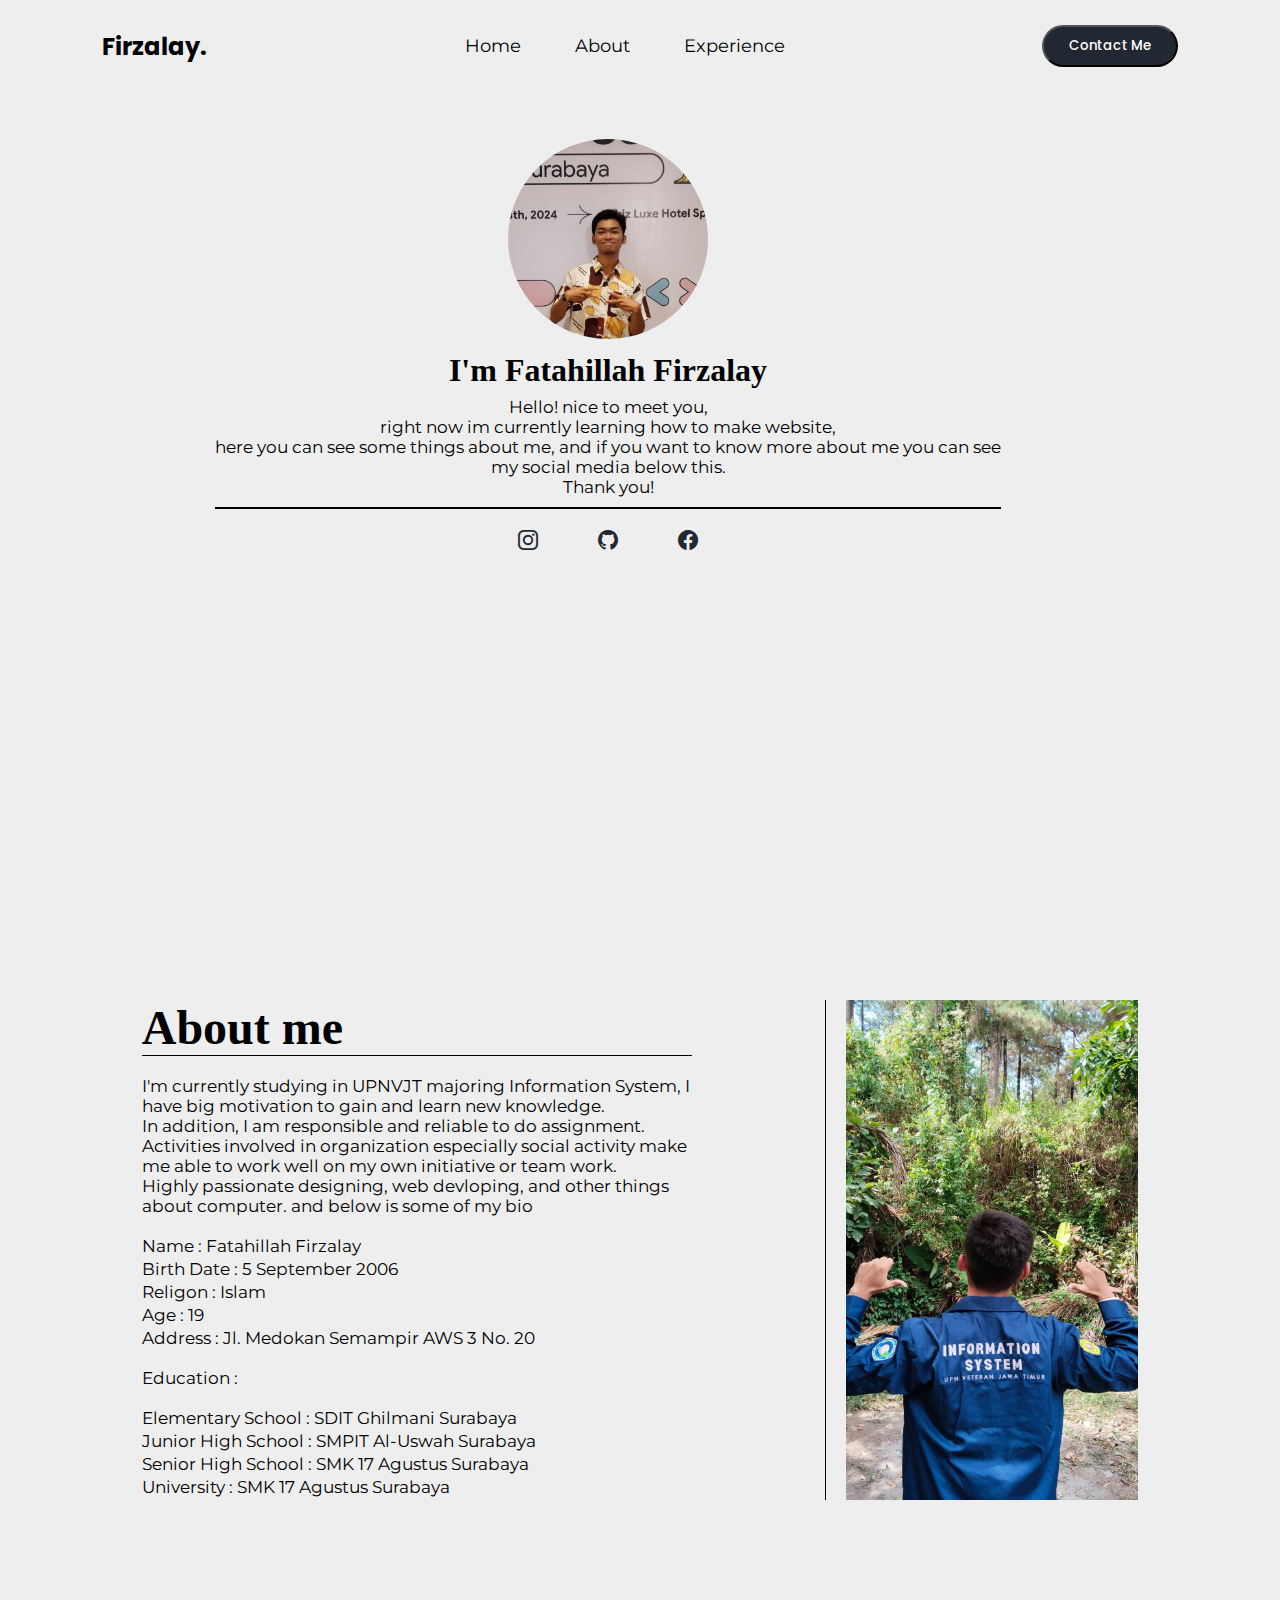
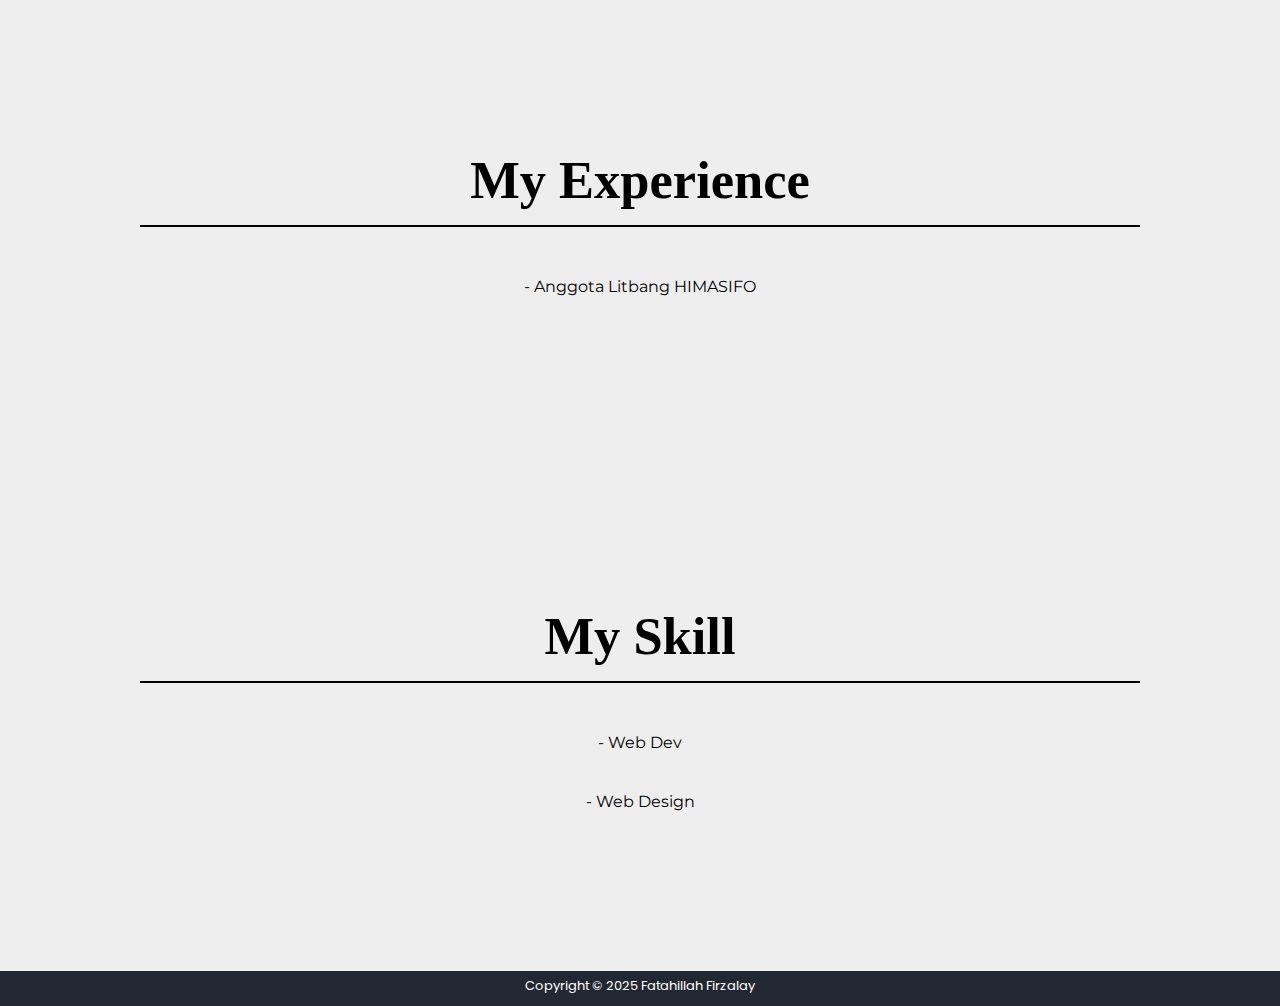
<file: index.html>
<!DOCTYPE html>
<html lang="en">
    <head>
        <meta charset="UTF-8" />
        <meta http-equiv="X-UA-Compatible" content="IE=edge" />
        <meta name="viewport" content="width=device-width, initial-scale=1.0" />
        <link rel="shortcut icon" href="favicon.png" />
        <link rel="stylesheet" href="src/css/style.css" />
        <link
            rel="stylesheet"
            href="https://cdn.jsdelivr.net/npm/bootstrap-icons@1.11.3/font/bootstrap-icons.min.css"
        />
        <title>Hello, There!</title>
    </head>
    <body>
        <!-- Main Section -->
        <div class="container" id="home">
            <nav>
                <div class="logo">
                    <h2>Firzalay.</h2>
                </div>

                <ul>
                    <li><a href="#home">Home</a></li>
                    <li><a href="#about">About</a></li>
                    <li><a href="#exp">Experience</a></li>
                </ul>

                <a href="contact.html" class="btn-cta"><button type="button">Contact Me</button></a>
            </nav>

            <div class="content">
                <div class="profile"></div>

                <div class="name">
                    <h1>I'm Fatahillah Firzalay</h1>
                </div>

                <div class="desc">
                    <p>
                        Hello! nice to meet you,<br />right now im currently learning how to make website,<br />
                        here you can see some things about me, and if you want to know more about me you can see<br />
                        my social media below this. <br />Thank you!
                    </p>
                </div>

                <div class="icons">
                    <ul>
                        <li>
                            <a href="https://www.instagram.com/firzaa_lay" target="_blank"><i class="bi bi-instagram"></i></a>
                        </li>
                        <li>
                            <a href="https://github.com/firzalay" target="_blank"
                                ><ion-icon name="logo-twitter"><i class="bi bi-github"></i></a>
                        </li>
                        <li>
                            <a href="https://www.facebook.com/" target="_blank"
                                ><ion-icon name="logo-facebook"><i class="bi bi-facebook"></i></a>
                        </li>
                    </ul>
                </div>
            </div>
        </div>

        <!-- About Section -->

        <div class="section-abt" id="about">
            <div class="main">
                <img src="src/img/img-2.jpeg" alt="" />

                <div class="about-txt">
                    <h4>About me</h4>

                    <p>
                        I'm currently studying in UPNVJT majoring Information System, I have big motivation to gain and
                        learn new knowledge.<br />
                        In addition, I am responsible and reliable to do assignment.<br />
                        Activities involved in organization especially social activity make me able to work well on my
                        own initiative or team work. <br />Highly passionate designing, web devloping, and other things
                        about computer. and below is some of my bio
                    </p>

                    <ul>
                        <li><p>Name : Fatahillah Firzalay</p></li>
                        <li><p>Birth Date : 5 September 2006</p></li>
                        <li><p>Religon : Islam</p></li>
                        <li><p>Age : 19</p></li>
                        <li><p>Address : Jl. Medokan Semampir AWS 3 No. 20</p></li>
                    </ul>

                    <p class="education">Education :</p>
                    <ul>
                        <li><p>Elementary School : SDIT Ghilmani Surabaya</p></li>
                        <li><p>Junior High School : SMPIT Al-Uswah Surabaya</p></li>
                        <li><p>Senior High School : SMK 17 Agustus Surabaya</p></li>
                        <li><p>University : SMK 17 Agustus Surabaya</p></li>
                    </ul>
                </div>
            </div>
        </div>

        <!-- Experience Section -->

        <div class="experience" id="exp">
            <div class="title">
                <h2>My Experience</h2>
            </div>

            <div class="list-exp">
                <ul>
                    <li><p>- Anggota Litbang HIMASIFO</p></li>
                </ul>
            </div>
        </div>

        <div class="experience">
            <div class="title">
                <h2>My Skill</h2>
            </div>

            <div class="list-exp">
                <ul>
                    <li><p>- Web Dev</p></li>
                    <li><p>- Web Design</p></li>
                </ul>
            </div>
        </div>

        <!-- Footer Section -->
        <div class="footer">
            <p>Copyright &copy; 2025 Fatahillah Firzalay</p>
        </div>
    </body>
</html>
</file>
<file: src/css/style.css>
@import url('https://fonts.googleapis.com/css2?family=Montserrat&family=Poppins:wght@400;500&family=Roboto:wght@400;500&display=swap');


* {
    margin: 0;
    padding: 0;
    box-sizing: border-box;
    scroll-behavior: smooth;
   
}

/* Main Section */

.container {
    height: 100vh;
    width: 100%;
    background-color: #EEEEEE; 
  
}

nav {
    display: flex;
    align-items: center;
    justify-content: space-between;
    padding-top: 25px;
    padding-left: 8%;
    padding-right: 8%;
}

nav .logo {
    font-family: 'Poppins', sans-serif;
    cursor: pointer;
    
}

nav ul li {
    display: inline-block;
    list-style: none;
    padding: 10px 25px;
}

nav ul li a {
    text-decoration: none;
    font-family: 'Montserrat', sans-serif;
    color: black;
    font-size: 18px;
}

nav ul li a:hover {
    color: #12b8c1;
    text-decoration: underline;
    transition: all 0.5s ease;
}

.btn-cta button {
   padding: 9px 25px;
   border-radius: 55px;
   font-family: 'Poppins', sans-serif;
   font-weight: 500;
   background-color: #222831;
   color: white;
}

.btn-cta button:hover {
    background-color: rgba(121, 126, 128, 0.8);
    transition: all 0.3s ease;
    color: black;
    background-color: #CBF1F5;
    cursor: pointer;
}

.content {
    display: flex;
    justify-content: center;
    align-items: center;
    flex-direction: column;
    margin-right: 4em;
    margin-top: 4.5em;
    
}

.profile {
    width: 200px;
    height: 200px;
    border-radius:50% ;
    background-image: url('../img/img-1.jpeg');
    background-size:cover ;
}

.name {
    margin-top: 0.8em;
    text-align: center;
   
}

.desc {
    text-align: center;
    font-family: 'Montserrat', sans-serif; 
    margin-top: 0.5em;
    border-bottom: 2px solid black;
    padding-bottom: 10px;
    font-size: 17px;
}

.icons {
    display: flex;
    justify-content: space-between;
    font-size: 20px;
    
}

.icons ul  {
    display: flex;
    list-style: none;

}

.icons ul li {
    padding: 20px 30px;
}

.icons ul li a {
    color:#222831;
    
}

.icons ul li a:hover {
    color: #00ADB5;
    transition: all 0.5s ease;
}

/* About Section */

.section-abt {
    width: 100%;
    padding: 100px 0;
    background-color: #EEEEEE;
    
    
}

.main {
    width: 1130px;
    max-width: 95%;
    margin: 0 auto;
    display: flex;
    justify-content: space-around;
    flex-direction:row-reverse;
}

.section-abt img {
    width: 313px;
    height: 500px;
    border-left: 1px solid black;
    padding-left: 20px;
   
}

.about-txt {
    width: 550px;
    font-weight: 400;
    font-family: 'Montserrat', sans-serif;
    font-size: 17px;
    
}


.about-txt h4 {
    font-size: 3rem;
    font-family: 'Times New Roman', Times, serif;
    margin-bottom: 20px;
    border-bottom: 1.5px solid black;
}

.about-txt ul {
    margin-top: 20px;
}

.about-txt ul li {
    margin-bottom: 3px;
    list-style: none;
   
}

.education {
    margin-top: 20px;
}

/* Experience Section */

.experience {
    width: 100%;
    padding: 120px 0 110px 0;
    background-color: #EEEEEE;
    
    
}

.experience .title {
    font-size:35px ;
    width: 1000px;
    margin: 30px auto;
    text-align: center;
    border-bottom: 2px solid black;
    padding-bottom: 15px;
}

.list-exp {
    margin: 30px auto;
    text-align: center;
   
}

.list-exp ul li{
    padding: 20px;
    font-family: 'Montserrat', sans-serif;
}

/* Footer Section */

.footer {
    width: 100%;
    height: 35px;
    background-color: #222831;
    
}

.footer p {
    color: white;
    font-family: 'Poppins', sans-serif;
    text-align: center;
    font-size: 13px;
    padding-top: 5px;
}
</file>
